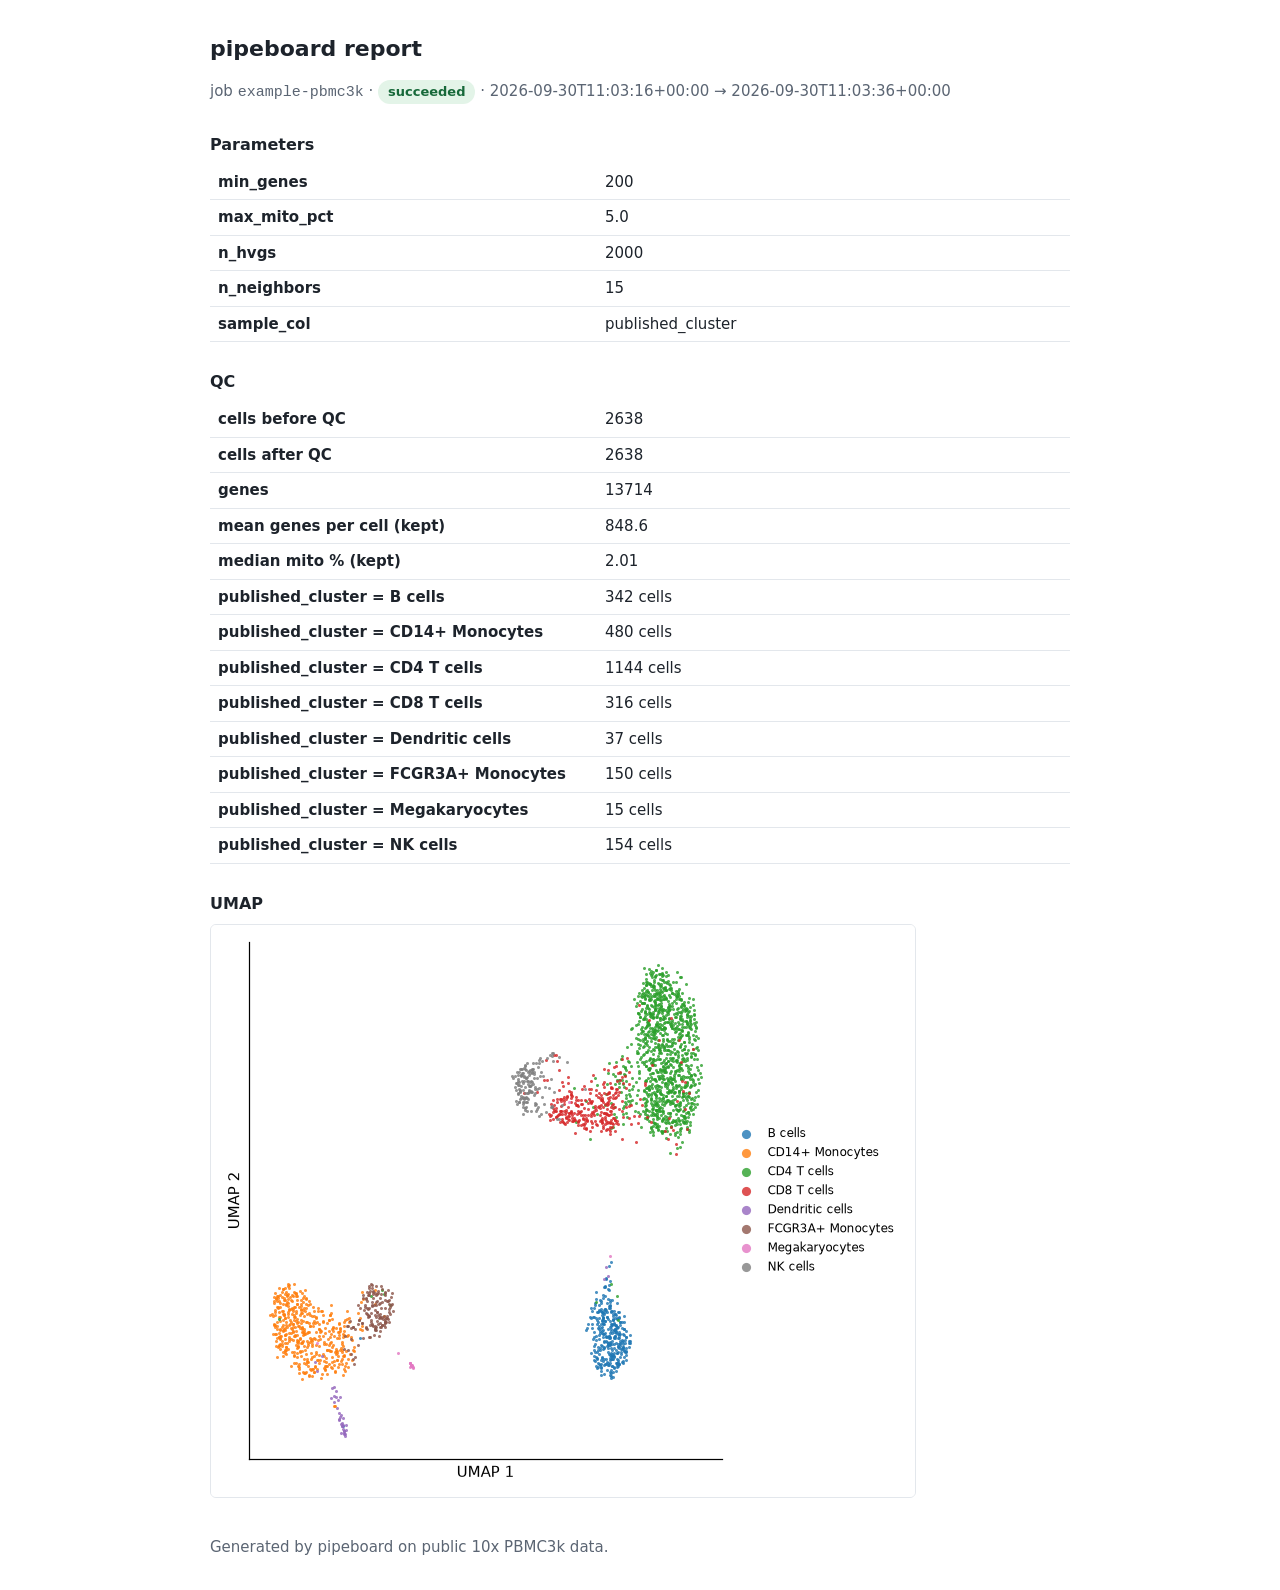
<file: pipeboard/docs/example_report.html>
<!doctype html>
<html lang="en"><head><meta charset="utf-8"><meta name="viewport" content="width=device-width,initial-scale=1">
<title>pipeboard report example-pbmc3k</title><style>
body{font:15px/1.5 system-ui,-apple-system,Segoe UI,sans-serif;max-width:860px;margin:32px auto;padding:0 16px;color:#1d232b;background:#fff}
h1{font-size:22px;margin:0 0 4px} h2{font-size:16px;margin:28px 0 8px}
.muted{color:#5b6573} table{border-collapse:collapse;width:100%} td,th{border-bottom:1px solid #e3e7ec;padding:6px 8px;text-align:left}
th{font-weight:600;width:45%} .status{display:inline-block;padding:2px 10px;border-radius:12px;font-weight:600;font-size:13px}
.succeeded{background:#e3f4e8;color:#17693a} .failed,.cancelled{background:#fbe7e6;color:#9b2c24}
.error{background:#fbe7e6;border-left:4px solid #c0392b;padding:10px 12px;white-space:pre-wrap;font-family:ui-monospace,monospace;font-size:13px}
img{max-width:100%;border:1px solid #e3e7ec;border-radius:6px}
</style></head>
<body>
<h1>pipeboard report</h1>
<p class="muted">job <code>example-pbmc3k</code> · <span class="status succeeded">succeeded</span> · 2026-09-30T11:03:16+00:00 → 2026-09-30T11:03:36+00:00</p>

<h2>Parameters</h2><table><tr><th>min_genes</th><td>200</td></tr><tr><th>max_mito_pct</th><td>5.0</td></tr><tr><th>n_hvgs</th><td>2000</td></tr><tr><th>n_neighbors</th><td>15</td></tr><tr><th>sample_col</th><td>published_cluster</td></tr></table>
<h2>QC</h2><table><tr><th>cells before QC</th><td>2638</td></tr><tr><th>cells after QC</th><td>2638</td></tr><tr><th>genes</th><td>13714</td></tr><tr><th>mean genes per cell (kept)</th><td>848.6</td></tr><tr><th>median mito % (kept)</th><td>2.01</td></tr><tr><th>published_cluster = B cells</th><td>342 cells</td></tr><tr><th>published_cluster = CD14+ Monocytes</th><td>480 cells</td></tr><tr><th>published_cluster = CD4 T cells</th><td>1144 cells</td></tr><tr><th>published_cluster = CD8 T cells</th><td>316 cells</td></tr><tr><th>published_cluster = Dendritic cells</th><td>37 cells</td></tr><tr><th>published_cluster = FCGR3A+ Monocytes</th><td>150 cells</td></tr><tr><th>published_cluster = Megakaryocytes</th><td>15 cells</td></tr><tr><th>published_cluster = NK cells</th><td>154 cells</td></tr></table>
<h2>UMAP</h2><img alt="UMAP" src="[data-uri]">
<p class="muted" style="margin-top:32px">Generated by pipeboard on public 10x PBMC3k data.</p>
</body></html>
</file>
